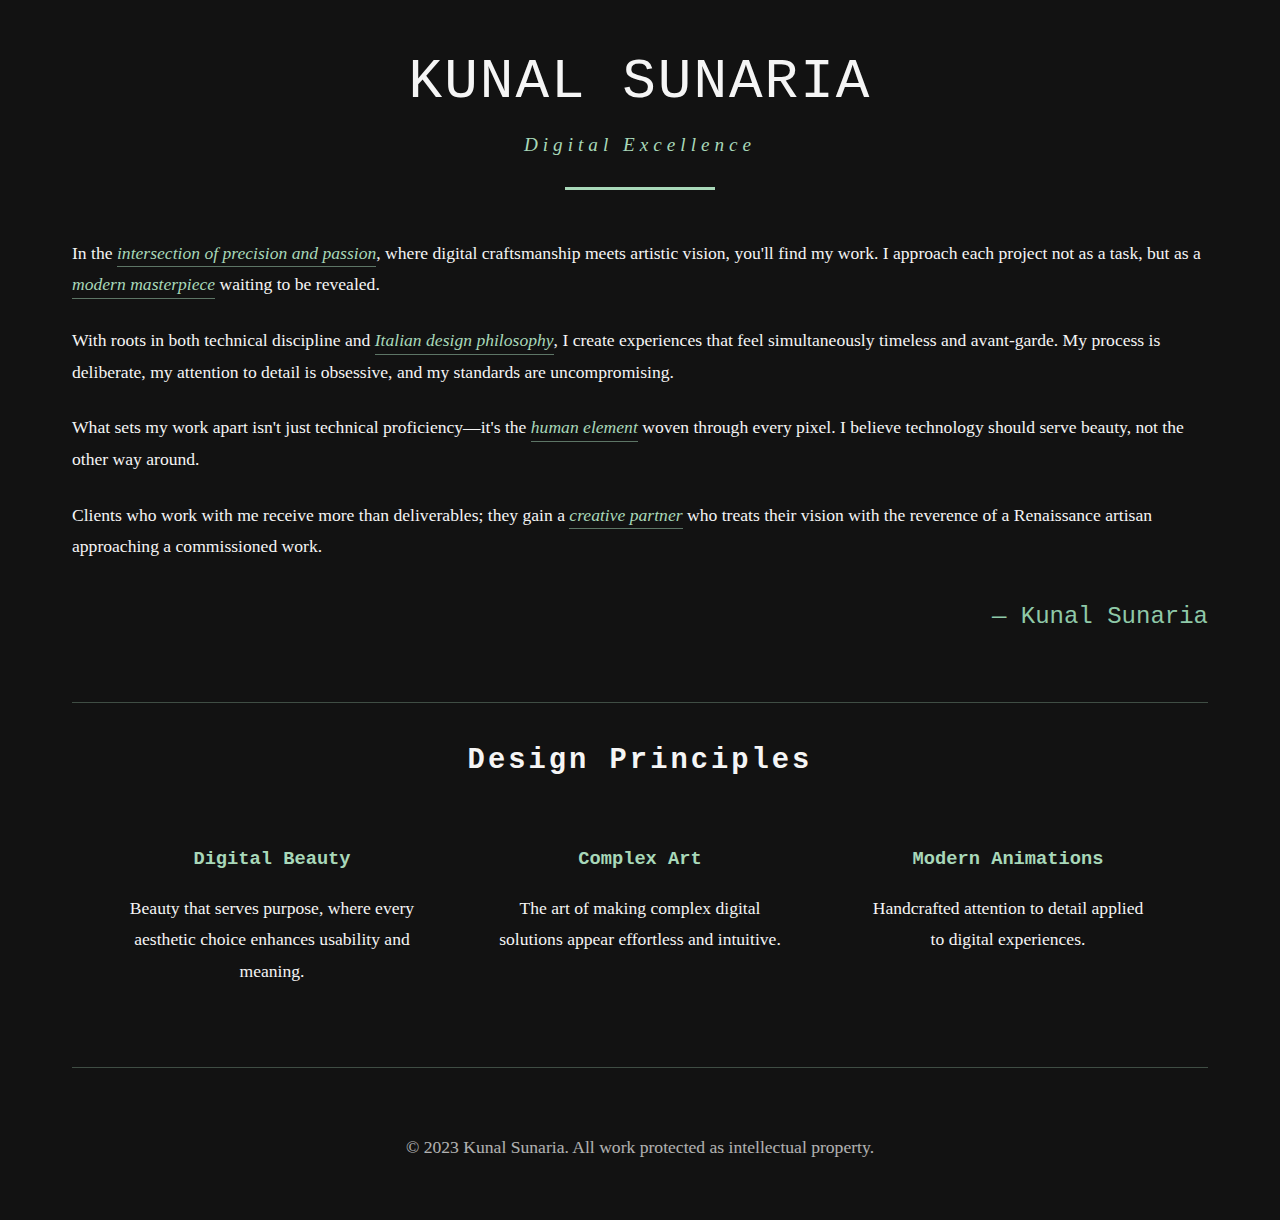
<file: About.html>
<!DOCTYPE html>
<html lang="en">
<head>
    <meta charset="UTF-8">
    <meta name="viewport" content="width=device-width, initial-scale=1.0">
    <meta name="description" content="Kunal Sunaria - Visionary freelance designer blending with digital innovation. Crafting exceptional experiences that stand apart.">
    <title>About Kunal Sunaria | Digital Artisan</title>
    <style>
        :root {
            --black: #121212;
            --smoky-white: #f5f5f5;
            --light-green: #a8d8b9;
            --accent-green: #8fc9a8;
        }
        
        * {
            margin: 0;
            padding: 0;
            box-sizing: border-box;
        }
        
        body {
            font-family: Georgia, serif;
            background-color: var(--black);
            color: var(--smoky-white);
            line-height: 1.8;
            overflow-x: hidden;
        }
        
        .container {
            max-width: 1200px;
            margin: 0 auto;
            padding: 2rem;
        }
        
        header {
            text-align: center;
            margin-bottom: 3rem;
            position: relative;
        }
        
        header::after {
            content: "";
            display: block;
            width: 150px;
            height: 3px;
            background: var(--light-green);
            margin: 1.5rem auto;
        }
        
        h1 {
            font-size: 3.5rem;
            font-weight: normal;
            letter-spacing: 2px;
            margin-bottom: 0.5rem;
            font-family: 'Courier New', monospace;
            text-transform: uppercase;
        }
        
        .title-accent {
            color: var(--light-green);
            font-style: italic;
            display: block;
            font-size: 1.2rem;
            margin-top: -0.8rem;
            letter-spacing: 5px;
        }
        
        .content-wrapper {
            display: flex;
            flex-wrap: wrap;
            gap: 3rem;
            align-items: center;
        }
        
        .portrait {
            flex: 1;
            min-width: 300px;
            position: relative;
        }
        
        .portrait::before {
            content: "";
            position: absolute;
            top: -20px;
            left: -20px;
            width: 100%;
            height: 100%;
            border: 2px solid var(--light-green);
            z-index: -1;
        }
        
        .portrait img {
            width: 100%;
            height: auto;
            display: block;
            filter: grayscale(30%) contrast(110%);
        }
        
        .bio {
            flex: 2;
            min-width: 300px;
        }
        
        p {
            margin-bottom: 1.5rem;
            font-size: 1.1rem;
        }
        
        .highlight {
            color: var(--light-green);
            font-style: italic;
            position: relative;
            display: inline-block;
        }
        
        .highlight::after {
            content: "";
            position: absolute;
            bottom: 2px;
            left: 0;
            width: 100%;
            height: 1px;
            background: var(--light-green);
            opacity: 0.5;
        }
        
        .signature {
            font-family: 'Courier New', monospace;
            font-size: 1.5rem;
            margin-top: 2rem;
            text-align: right;
            color: var(--accent-green);
        }
        
        .philosophy-section {
            margin-top: 4rem;
            padding: 2rem;
            border-top: 1px solid rgba(168, 216, 185, 0.3);
            border-bottom: 1px solid rgba(168, 216, 185, 0.3);
        }
        
        .philosophy-title {
            text-align: center;
            font-family: 'Courier New', monospace;
            font-size: 1.8rem;
            margin-bottom: 2rem;
            letter-spacing: 3px;
        }
        
        .philosophy-grid {
            display: grid;
            grid-template-columns: repeat(auto-fit, minmax(250px, 1fr));
            gap: 2rem;
        }
        
        .philosophy-item {
            text-align: center;
            padding: 1.5rem;
        }
        
        .philosophy-item h3 {
            font-family: 'Courier New', monospace;
            margin-bottom: 1rem;
            color: var(--light-green);
        }
        
        footer {
            text-align: center;
            margin-top: 4rem;
            font-size: 0.9rem;
            opacity: 0.7;
        }
        
        @media (max-width: 768px) {
            h1 {
                font-size: 2.5rem;
            }
            
            .title-accent {
                font-size: 1rem;
            }
            
            .portrait::before {
                top: -10px;
                left: -10px;
            }
        }
    </style>
</head>
<body>
    <div class="container">
        <header>
            <h1>Kunal Sunaria</h1>
            <span class="title-accent">Digital Excellence</span>
        </header>
        
        <div class="content-wrapper">
  
            
            <div class="bio">
                <p>In the <span class="highlight">intersection of precision and passion</span>, where digital craftsmanship meets artistic vision, you'll find my work. I approach each project not as a task, but as a <span class="highlight">modern masterpiece</span> waiting to be revealed.</p>
                
                <p>With roots in both technical discipline and <span class="highlight">Italian design philosophy</span>, I create experiences that feel simultaneously timeless and avant-garde. My process is deliberate, my attention to detail is obsessive, and my standards are uncompromising.</p>
                
                <p>What sets my work apart isn't just technical proficiency—it's the <span class="highlight">human element</span> woven through every pixel. I believe technology should serve beauty, not the other way around.</p>
                
                <p>Clients who work with me receive more than deliverables; they gain a <span class="highlight">creative partner</span> who treats their vision with the reverence of a Renaissance artisan approaching a commissioned work.</p>
                
                <div class="signature">— Kunal Sunaria</div>
            </div>
        </div>
        
        <div class="philosophy-section">
            <h2 class="philosophy-title">Design Principles</h2>
            
            <div class="philosophy-grid">
                <div class="philosophy-item">
                    <h3>Digital Beauty</h3>
                    <p>Beauty that serves purpose, where every aesthetic choice enhances usability and meaning.</p>
                </div>
                
                <div class="philosophy-item">
                    <h3>Complex Art</h3>
                    <p>The art of making complex digital solutions appear effortless and intuitive.</p>
                </div>
                
                <div class="philosophy-item">
                    <h3>Modern Animations</h3>
                    <p>Handcrafted attention to detail applied to digital experiences.</p>
                </div>
            </div>
        </div>
        
        <footer>
            <p>© <span id="year">2023</span> Kunal Sunaria. All work protected as intellectual property.</p>
        </footer>
    </div>
</body>
</html>
</file>
